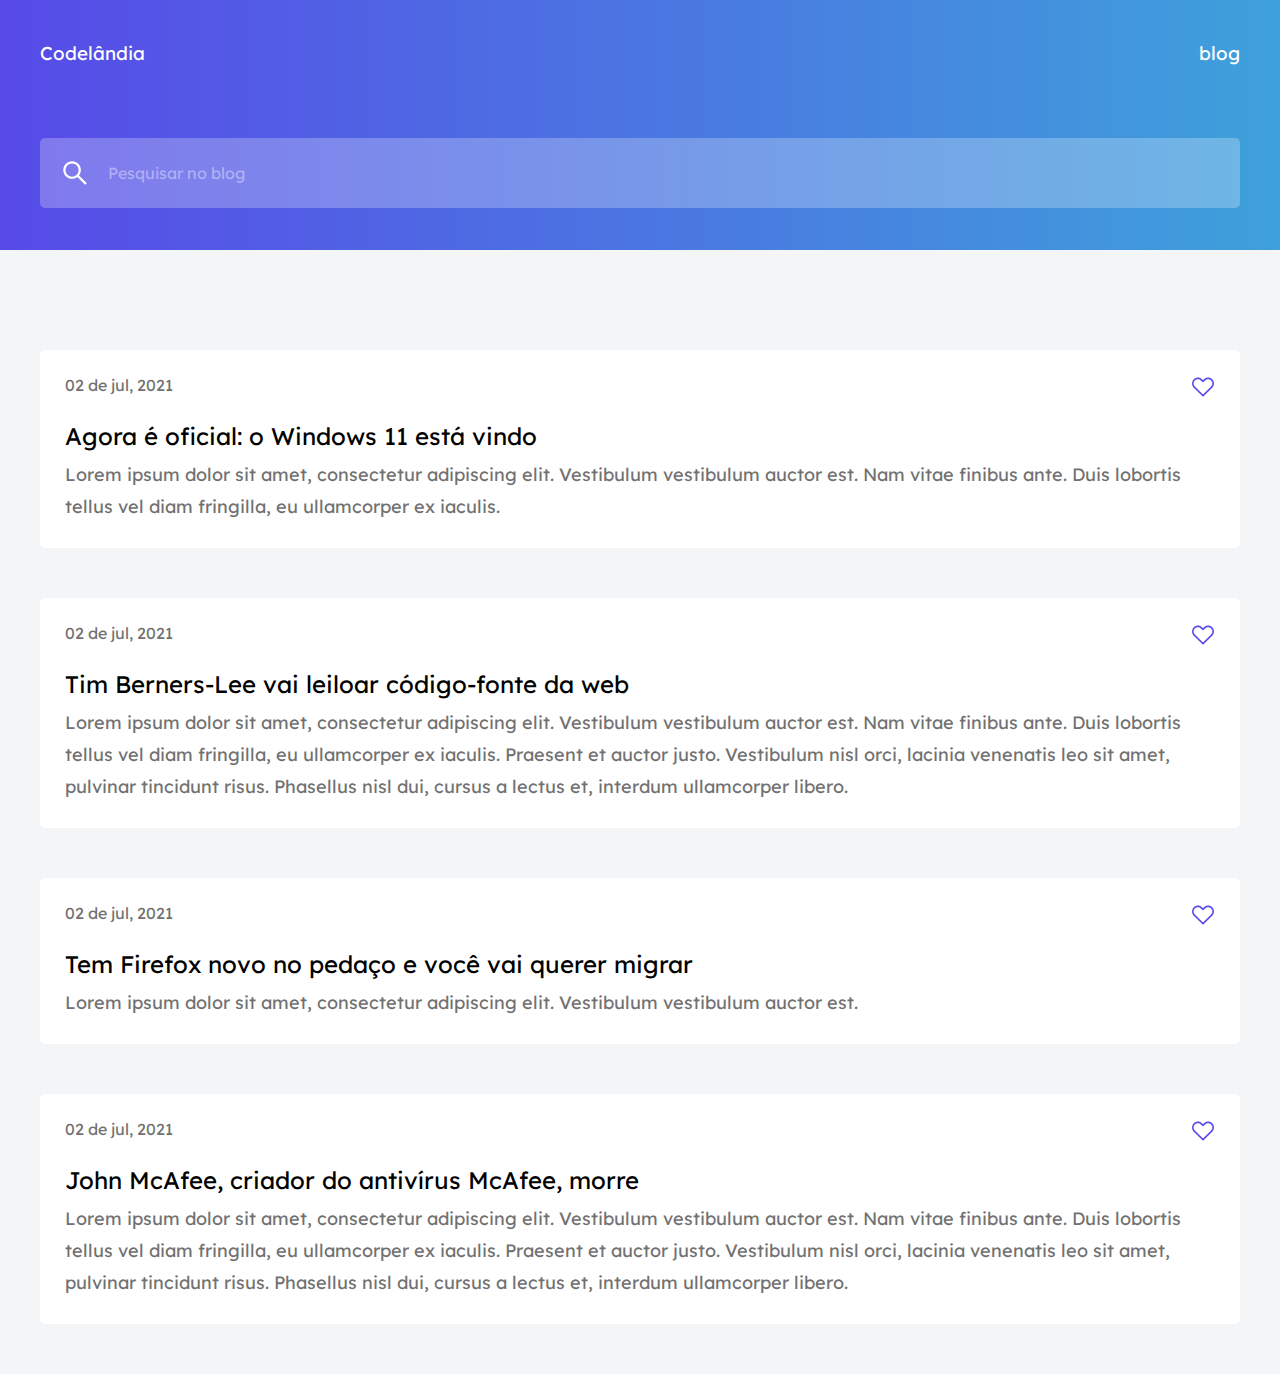
<file: 01 - Blog/index.html>
<!DOCTYPE html>
<html lang="pt-br">

<head>
  <meta charset="UTF-8">
  <meta http-equiv="X-UA-Compatible" content="IE=edge">
  <meta name="viewport" content="width=device-width, initial-scale=1.0">
  <title>Desafio 01 - Blog</title>

  <link rel="preconnect" href="https://fonts.googleapis.com">
  <link rel="preconnect" href="https://fonts.gstatic.com" crossorigin>
  <link href="https://fonts.googleapis.com/css2?family=Inter&family=Lexend+Deca&display=swap" rel="stylesheet">
  <link rel="stylesheet" href="css/style.css">
</head>
<body>
  <header class="header-bg">
    <div class="header">
      <h3>Codelândia</h3>
      <h3>blog</h3>
    </div>
    <div class="search-bar">
      <img src="img/search.svg.svg" alt="">
      <p>Pesquisar no blog</p>
    </div>
  </header>
  <main>
    <div class="noticias">
      <span class="span">02 de jul, 2021</span>
      <h2>Agora é oficial: o Windows 11 está vindo</h2>
      <p>Lorem ipsum dolor sit amet, consectetur adipiscing elit. Vestibulum vestibulum auctor est. Nam vitae finibus
      ante. Duis lobortis tellus vel diam fringilla, eu ullamcorper ex iaculis.</p>
    </div>
    <div class="noticias">
      <span>02 de jul, 2021</span>
      <h2>Tim Berners-Lee vai leiloar código-fonte da web</h2>
      <p>Lorem ipsum dolor sit amet, consectetur adipiscing elit. Vestibulum vestibulum auctor est. Nam vitae finibus ante. Duis lobortis tellus vel diam fringilla, eu ullamcorper ex iaculis. Praesent et auctor justo. Vestibulum nisl orci, lacinia venenatis leo sit amet, pulvinar tincidunt risus. Phasellus nisl dui, cursus a lectus et, interdum ullamcorper libero.</p>
    </div>
    <div class="noticias">
      <span>02 de jul, 2021</span>
      <h2>Tem Firefox novo no pedaço e você vai querer migrar</h2>
      <p>Lorem ipsum dolor sit amet, consectetur adipiscing elit. Vestibulum vestibulum auctor est.</p>
    </div>
    <div class="noticias">
      <span>02 de jul, 2021</span>
      <h2>John McAfee, criador do antivírus McAfee, morre</h2>
      <p>Lorem ipsum dolor sit amet, consectetur adipiscing elit. Vestibulum vestibulum auctor est. Nam vitae finibus ante. Duis lobortis tellus vel diam fringilla, eu ullamcorper ex iaculis. Praesent et auctor justo. Vestibulum nisl orci, lacinia venenatis leo sit amet, pulvinar tincidunt risus. Phasellus nisl dui, cursus a lectus et, interdum ullamcorper libero.</p>
    </div>
  </main>
</body>
</html>
</file>
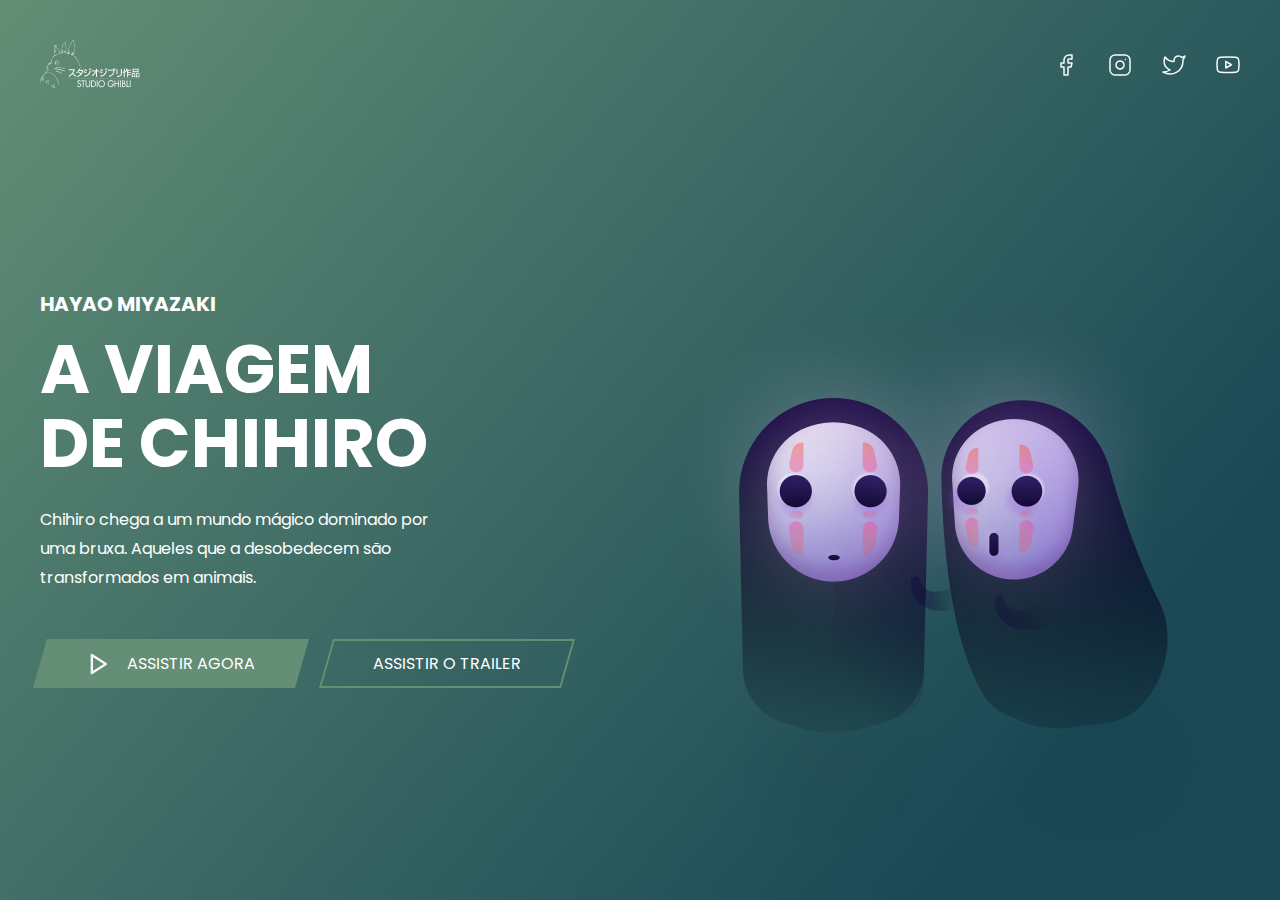
<file: 05 - A viagem de Chihiro/index.html>
<!DOCTYPE html>
<html lang="pt-br">

<head>
  <meta charset="UTF-8">
  <meta http-equiv="X-UA-Compatible" content="IE=edge">
  <meta name="viewport" content="width=device-width, initial-scale=1.0">

  <link rel="preconnect" href="https://fonts.googleapis.com">
  <link rel="preconnect" href="https://fonts.gstatic.com" crossorigin>
  <link href="https://fonts.googleapis.com/css2?family=Poppins:wght@400;500;700;900&display=swap" rel="stylesheet">
  <link rel="stylesheet" href="style.css">
  <title>A viagem de Chihiro</title>
</head>

<body>
  <div class="container">
    <header class="header">
      <div class="logo">
        <img src="img/logo.png" alt="Logo">
      </div>
      <nav>
        <ul class="nav">
          <li><a href="#"><img src="img/facebook.svg" alt="Facebook"></a></li>
          <li><a href="#"><img src="img/instagram.svg" alt="Instagram"></a></li>
          <li><a href="#"><img src="img/twitter.svg" alt="Twitter"></a></li>
          <li><a href="#"><img src="img/youtube.svg" alt="Youtube"></a></li>
        </ul>
      </nav>
    </header>

    <main class="introducao">
      <div class="introducao-descricao">
        <h3>HAYAO MIYAZAKI</h3>
        <h1>A VIAGEM <br> DE CHIHIRO</h1>
        <p class="descripition">Chihiro chega a um mundo mágico dominado por <br>
          uma bruxa. Aqueles que a desobedecem são <br>
          transformados em animais.</p>
        <div class="container-buttons">
          <a class="botao btn1" href="#">
            <img src="img/play.svg" alt="botão de play" />
            <p>Assistir agora</p>
          </a>
          <a class="botao btn2" href="#">
            <p>Assistir o trailer</p>
          </a>
        </div>
      </div>
      <div class="container-image">
        <img src="img/image.png" alt="" id="image-a" class="image-b">
      </div>
    </main>
  </div>
</body>

</html>
</file>
<file: 05 - A viagem de Chihiro/style.css>
* {
  box-sizing: border-box;
  margin: 0;
  padding: 0;
}

body {
  font-family: 'Poppins', sans-serif;
  background: linear-gradient(130.02deg, #628E75 0.66%, #1A4855 83.32%) no-repeat center center;
  color: #FFF;
  height: 100vh;
}

ul {
  list-style: none;
}

a {
  text-decoration: none;
  color: #FFF;
}

img {
  max-width: 100%;
  display: block;
}

.container {
  max-width: 1200px;
  margin: 0 auto;
}

.header {
  display: flex;
  justify-content: space-between;
  align-items: center;
  padding-top: 40px;
  padding-bottom: 80px;
}

.nav {
  display: flex;
  gap: 30px;
}

.introducao {
  display: grid;
  grid-template-columns: 1fr 1fr;
  padding-top: 120px;
}

h3 {
  font-size: 1.25rem;
  padding-bottom: 14px;
}

h1 {
  font-size: 4.25rem;
  line-height: 109%;
  padding-bottom: 25px;
}

.descripition {
  padding-bottom: 46px;
  line-height: 180%;
}

.botao {
  font-size: 1rem;
  text-transform: uppercase;
  padding: 10px 45px;
  cursor: pointer;
  transform: skewX(-16deg);
}

.botao p {
  transform: skewX(16deg);
}

.container-buttons {
  display: flex;
  align-items: center;
  gap: 24px;
}

.btn1 {
  background: #658E76;
  border: 2px solid transparent;
  display: flex;
  align-items: center;
  justify-content: center;
  gap: 16px;
}

.btn1 img {
  width: 24px;
  transform: skewX(16deg);
}

.btn1:hover {
  background: #8DBBA0;
}

.btn2 {
  border: 2px solid #658E76;
}

.btn2:hover {
  border: 2px solid #8DBBA0;
}

.container-image {
  width: 100%;
  height: 100%;
  position: relative;
}

#image-a {
  position: absolute;
  right: 0;
  animation: mymove 10s infinite;
  transition: all ease;
}

@keyframes mymove {
  0% {
    top: -66px;
  }

  50% {
    top: 40px;
  }

  100% {
    top: -66px;
  }
}

@media (max-width: 1000px) {
  .container {
    padding: 40px;
  }
}

@media (max-width: 900px) {
  .introducao {
    grid-template-columns: 1fr;
    justify-items: center;
  }
  .btn2 {
    display: none;
  }
  .introducao {
    flex-direction: column;
  }
  .introducao-descricao {
    order: 2;
  }
  .container-image,
  #image-a {
    display: none;
  }
}
</file>
<file: 01 - Blog/css/style.css>
@import url('./reset.css');

* {
  font-family: 'Lexend Deca', sans-serif;
  font-weight: 400;
}

.header-bg {
  background: linear-gradient(to right, #574AE8, #3EA1DB);
  height: 250px;
}

.header {
  max-width: 1200px;
  margin: 0 auto;
  color: #FFF;
  display: flex;
  justify-content: space-between;
  padding-top: 41px;
  padding-bottom: 73px;
}

.search-bar {
  max-width: 1200px;
  margin: 0 auto;
  background: rgba(255, 255, 255, 25%);
  display: flex;
  padding: 18px;
  align-items: center;
  border-radius: 5px;
  box-sizing: border-box;
  border: 2px solid transparent;
}

.search-bar:hover {
  border: 2px solid rgba(255, 255, 255, 50%);
}

.search-bar p {
  color: #FFF;
  margin-left: 18px;
  color: rgba(255, 255, 255, 40%);
}

.noticias {
  max-width: 1200px;
  margin: 0 auto;
  background: #FFF;
  padding: 25px;
  margin-bottom: 50px;
  height: auto;
  border-radius: 5px;
  box-sizing: border-box;
}

.noticias span {
  font-size: 1rem;
  color: #717171;
  margin-bottom: 22px;
  display: flex;
  justify-content: space-between;
}

.noticias span::after {
  content: '';
  width: 24px;
  height: 24px;
  display: block;
  background: url(../img/heart.svg.svg) no-repeat center center;
}

.noticias h3 {
  font-size: 1.625rem;
  color: #1A202C;
}

.noticias p {
  font-size: 1.125rem;
  color: #717171;
  margin-top: 8px;
  line-height: 2rem;
}

.noticias:nth-child(1) {
  margin-top: 100px;
}

@media (max-width: 800px) {
  .header-bg {
    padding: 20px;
  }
  .search-bar {
    padding: 10px;
  }
  main {
    padding: 20px;
  }
}
</file>
